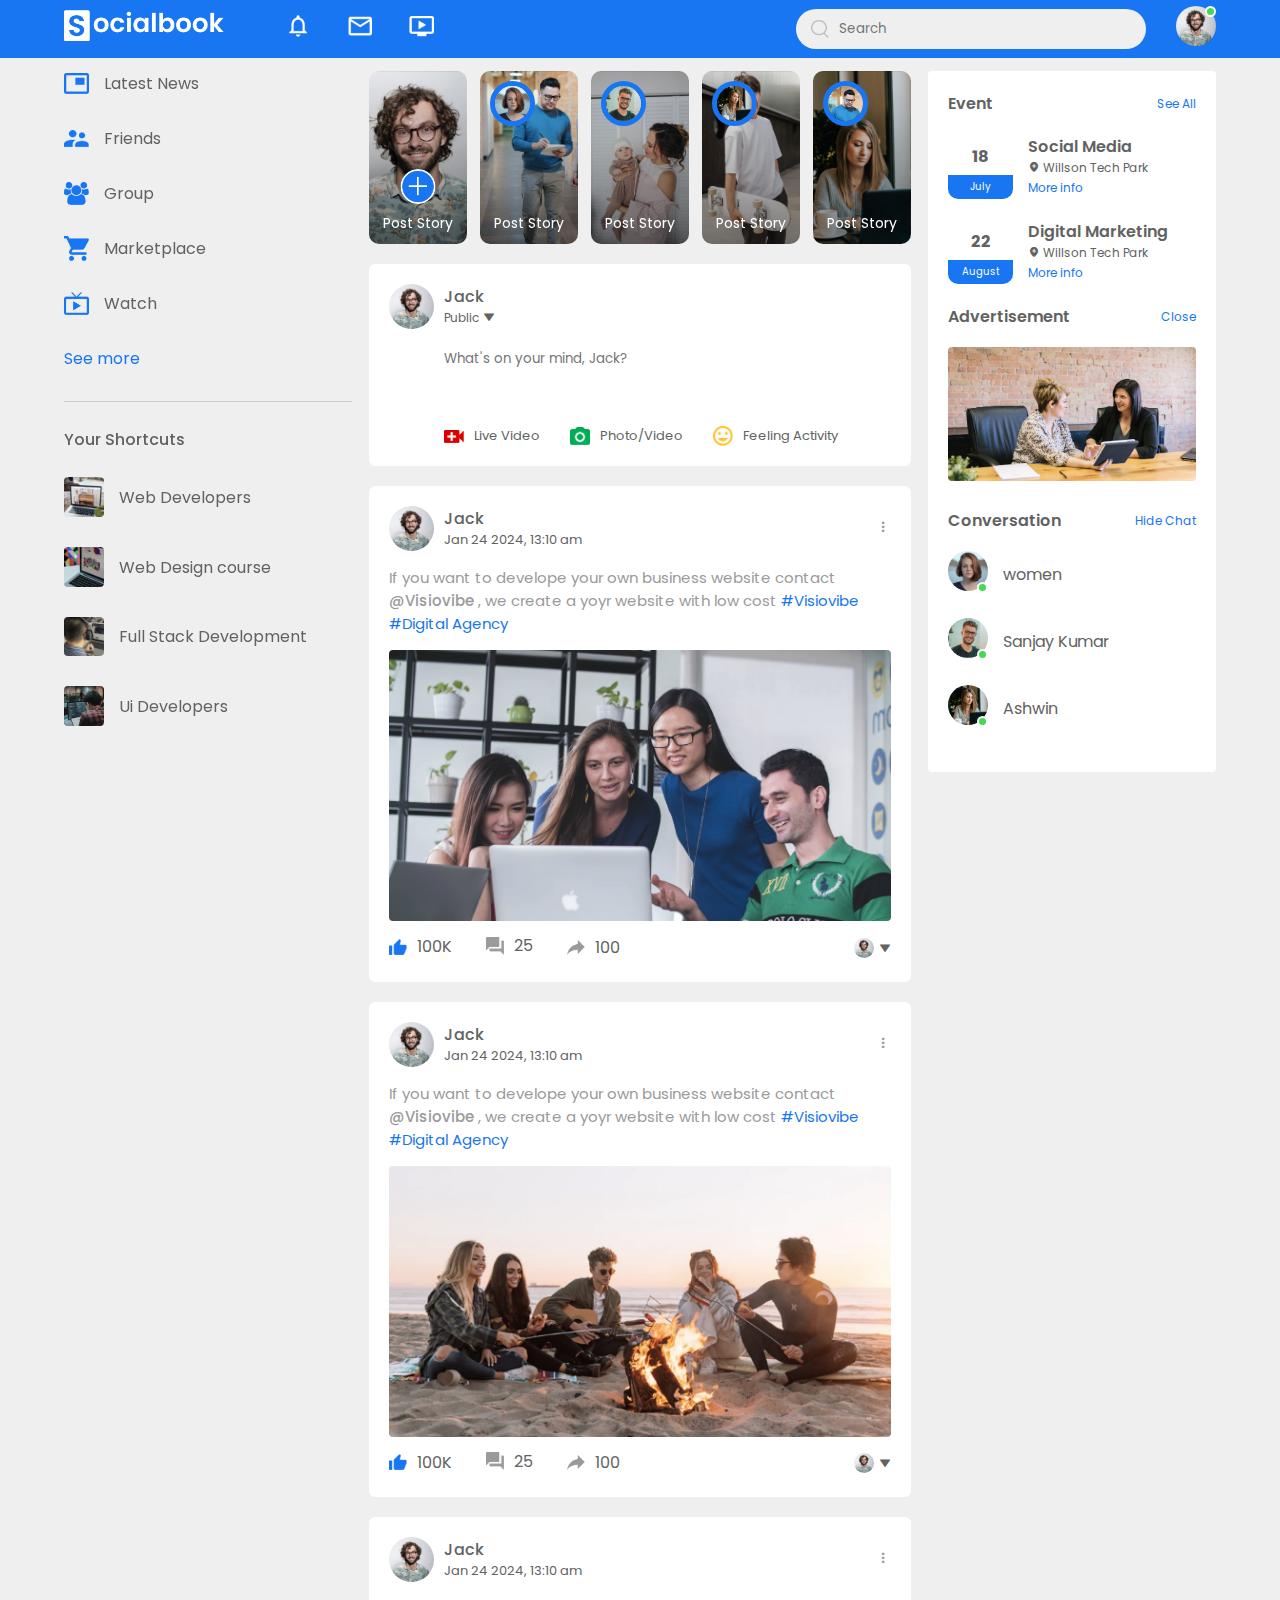
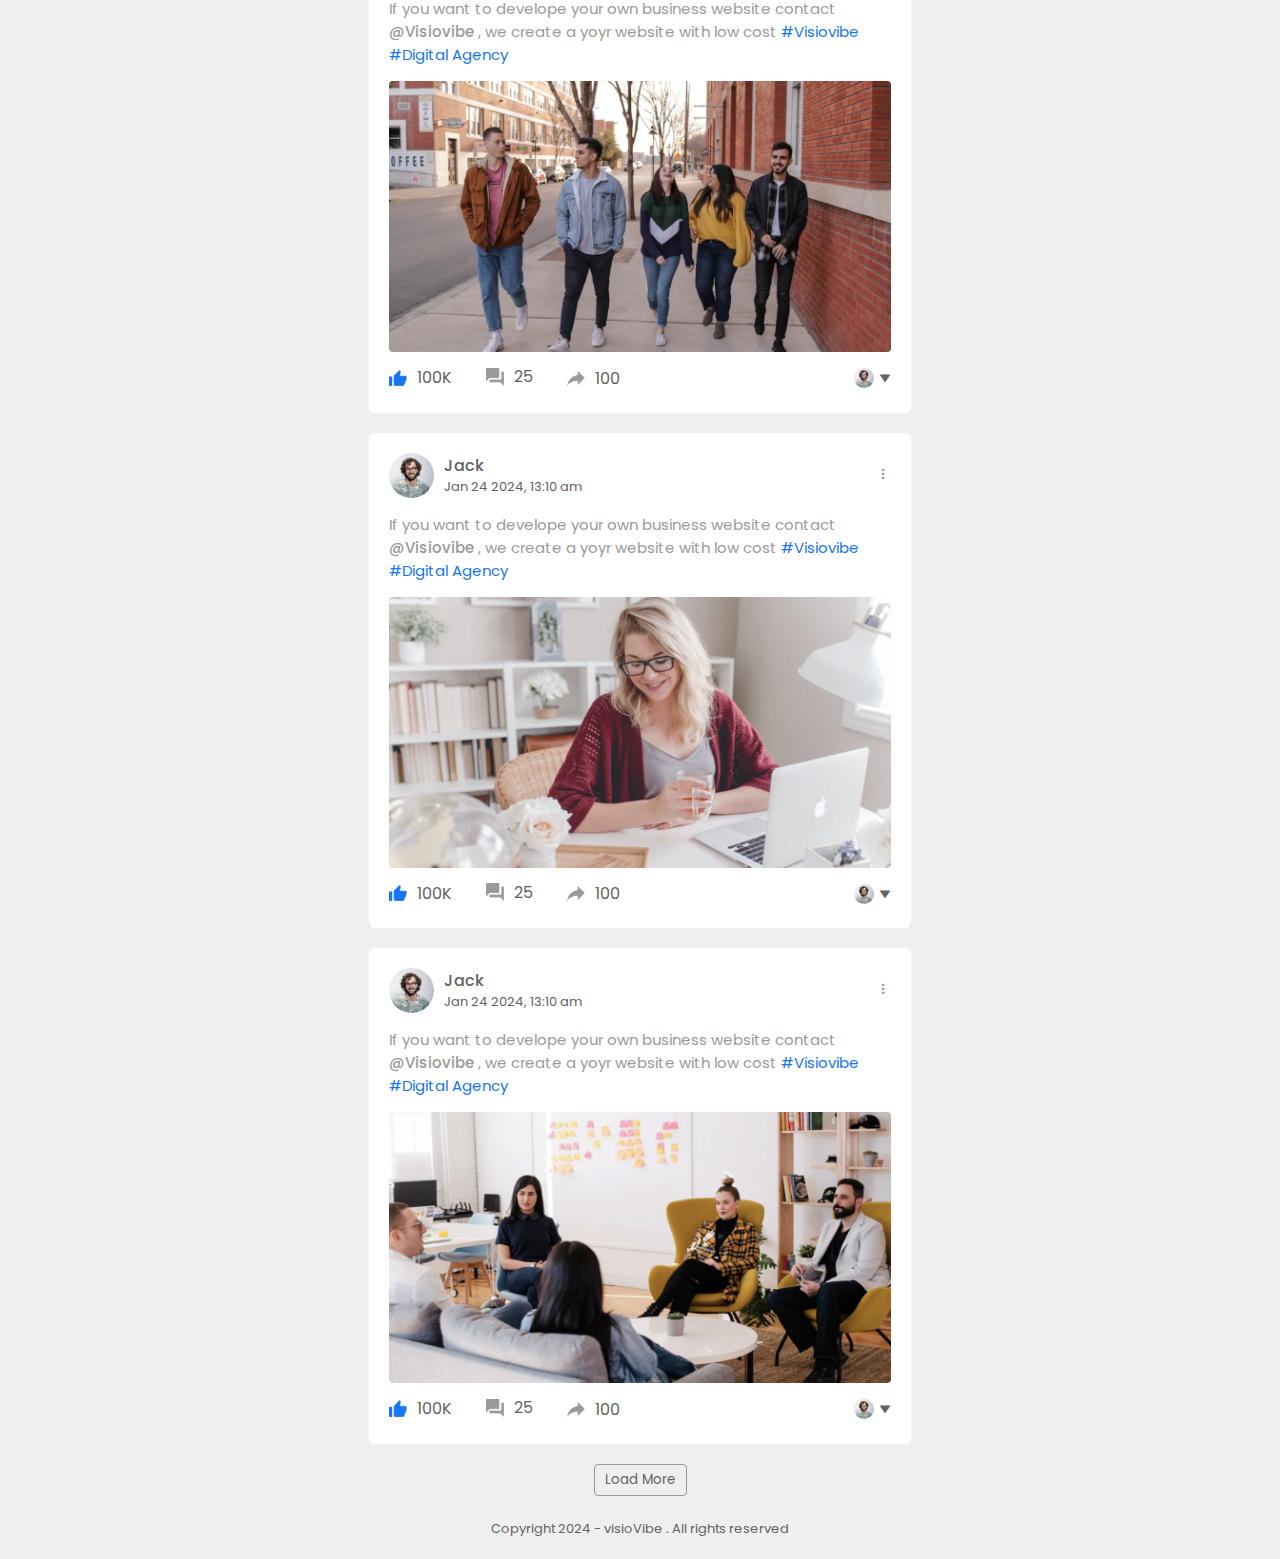
<file: index.html>
<!DOCTYPE html><html lang="en">
  <head>
    <meta charset="UTF-8" />
    <meta
      name="viewport"
      content="width=device-width, initial-scale=1.0" />
    <title>Facebook Clone</title>
    <link
      rel="stylesheet"
      href="style.css" />

    <!--  -->

    <link
      rel="preconnect"
      href="https://fonts.googleapis.com" />
    <link
      rel="preconnect"
      href="https://fonts.gstatic.com"
      crossorigin />
    <link
      href="https://fonts.googleapis.com/css2?family=Poppins:ital,wght@0,100;0,200;0,300;0,400;0,500;0,600;0,700;0,800;0,900;1,100;1,200;1,300;1,400;1,500;1,600;1,700;1,800;1,900&display=swap"
      rel="stylesheet" />

    <!--  -->
    <link
      href="https://unpkg.com/boxicons@2.1.4/css/boxicons.min.css"
      rel="stylesheet" />
    <script
      src="script.js"
      defer></script>
  </head>
  <body>
    <nav>
      <div class="nav-left">
        <a href="index.html">
          <img
            src="./images/logo.png"
            alt="logo image"
            class="logo" />
        </a>
        <ul>
          <li>
            <img
              src="./images/notification.png"
              alt="notification__icon" />
            <img
              src="./images/inbox.png"
              alt="inbox__icon" />
            <img
              src="./images/video.png"
              alt="video__icon" />
          </li>
        </ul>
      </div>
      <div class="nav-right">
        <div class="search-box">
          <img
            src="./images/search.png"
            alt="Search icon" />
          <input
            type="text"
            placeholder="Search" />
        </div>

        <div
          class="nav__user-icon online"
          onclick="settingsMenuToggle()">
          <img
            src="./images/profile-pic.png"
            alt="user icon" />
        </div>
      </div>

      <!-- --------------------------- -->
      <div class="settings-menu">
        <div id="dark-btn">
          <span></span>
        </div>

        <div class="setting-menu-inner">
          <div class="user-profile">
            <img
              src="./images/profile-pic.png"
              alt="user icon" />
            <div>
              <p>Jack</p>
              <a href="./profile.html">See your profile</a>
            </div>
          </div>
          <hr />

          <div class="user-profile">
            <img
              src="./images/feedback.png"
              alt="user icon" />
            <div>
              <p>GIve Feedback</p>
              <a href="#">Help us to improve the new design</a>
            </div>
          </div>
          <hr />

          <div class="setting-links">
            <img
              src="./images/setting.png"
              alt="setting icon"
              class="setting-icon" />
            <a href="#">
              Settings & Privacy
              <img
                src="images/arrow.png"
                width="10px"
                alt="" />
            </a>
          </div>
          <div class="setting-links">
            <img
              src="./images/help.png"
              alt="setting icon"
              class="setting-icon" />
            <a href="#">
              Help & Support
              <img
                src="images/arrow.png"
                width="10px"
                alt="" />
            </a>
          </div>
          <div class="setting-links">
            <img
              src="./images/display.png"
              alt="setting icon"
              class="setting-icon" />
            <a href="#">
              Display & Accessibility
              <img
                src="images/arrow.png"
                width="10px"
                alt="" />
            </a>
          </div>
          <div class="setting-links">
            <img
              src="./images/logout.png"
              alt="setting icon"
              class="setting-icon" />
            <a href="#">
              Logout
              <img
                src="images/arrow.png"
                width="10px"
                alt="" />
            </a>
          </div>
        </div>
      </div>
    </nav>
    <div class="container">
      <!-- -------------------left sidebar ----------------- -->
      <div class="left-sidebar">
        <div class="imp-links">
          <a href="#">
            <img
              src="./images/news.png"
              alt="news image" />

            Latest News
          </a>
          <a href="#">
            <img
              src="./images/friends.png"
              alt="news image" />

            Friends
          </a>
          <a href="#">
            <img
              src="./images/group.png"
              alt="news image" />

            Group
          </a>
          <a href="#">
            <img
              src="./images/marketplace.png"
              alt="news image" />

            Marketplace
          </a>
          <a href="#">
            <img
              src="./images/watch.png"
              alt="news image" />

            Watch
          </a>

          <a href="#">See more</a>
        </div>

        <div class="shortcut-links">
          <p>Your Shortcuts</p>
          <a href="#">
            <img
              src="./images/shortcut-1.png"
              alt="shortcut image" />
            Web Developers
          </a>
          <a href="#">
            <img
              src="./images/shortcut-2.png"
              alt="shortcut image" />
            Web Design course
          </a>
          <a href="#">
            <img
              src="./images/shortcut-3.png"
              alt="shortcut image" />
            Full Stack Development
          </a>
          <a href="#">
            <img
              src="./images/shortcut-4.png"
              alt="shortcut image" />
            Ui Developers
          </a>
        </div>
      </div>
      <!-- -------------------main content ----------------- -->

      <div class="main-content">
        <div class="story-gallery">
          <div class="story story1">
            <img
              src="./images/upload.png"
              alt="upload icon" />
            <p>Post Story</p>
          </div>
          <div class="story story5">
            <img
              src="./images/member-1.png"
              alt="upload icon"
              class="story1" />
            <p>Post Story</p>
          </div>
          <div class="story story2">
            <img
              src="./images/member-2.png"
              alt="upload icon" />
            <p>Post Story</p>
          </div>
          <div class="story story3">
            <img
              src="./images/member-3.png"
              alt="upload icon" />
            <p>Post Story</p>
          </div>
          <div class="story story4">
            <img
              src="./images/member-4.png"
              alt="upload icon" />
            <p>Post Story</p>
          </div>
        </div>

        <div class="write-post-container">
          <div class="user-profile">
            <img
              src="./images/profile-pic.png"
              alt="user icon" />
            <div>
              <p>Jack</p>
              <small>
                Public
                <i class="bx bxs-down-arrow"></i>
              </small>
            </div>
          </div>

          <div class="post-input-container">
            <textarea
              rows="3"
              placeholder="What's on your mind, Jack?"></textarea>
            <div class="add-post-links">
              <a href="#">
                <img
                  src="./images/live-video.png"
                  alt="video icon" />
                Live Video
              </a>
              <a href="#">
                <img
                  src="./images/photo.png"
                  alt="photo/video icon" />
                Photo/Video
              </a>
              <a href="#">
                <img
                  src="./images/feeling.png"
                  alt=" icon" />
                Feeling Activity
              </a>
            </div>
          </div>
        </div>

        <!-- ----------------------------------------------------------------- -->
        <div class="post-container">
          <div class="post-row">
            <div class="user-profile">
              <img
                src="./images/profile-pic.png"
                alt="user icon" />
              <div>
                <p>Jack</p>
                <span>Jan 24 2024, 13:10 am</span>
              </div>
            </div>
            <a href="#"><i class="bx bx-dots-vertical-rounded"></i></a>
          </div>

          <p class="post-text">
            If you want to develope your own business website contact
            <span>@Visiovibe</span>
            , we create a yoyr website with low cost
            <a href="#">#Visiovibe</a>
            <a href="#">#Digital Agency</a>
          </p>
          <img
            src="./images/feed-image-1.png"
            alt="image"
            class="post-img" />
          <div class="post-row">
            <div class="activity-icon">
              <div>
                <img
                  src="images/like-blue.png"
                  alt="like icon" />
                100K
              </div>

              <div>
                <img
                  src="images/comments.png"
                  alt="like icon" />
                25
              </div>
              <div>
                <img
                  src="images/share.png"
                  alt="like icon" />
                100
              </div>
            </div>
            <div class="post-profile-icon">
              <img
                src="images/profile-pic.png"
                alt="profile" />
              <i class="bx bxs-down-arrow"></i>
            </div>
          </div>
        </div>
        <div class="post-container">
          <div class="post-row">
            <div class="user-profile">
              <img
                src="./images/profile-pic.png"
                alt="user icon" />
              <div>
                <p>Jack</p>
                <span>Jan 24 2024, 13:10 am</span>
              </div>
            </div>
            <a href="#"><i class="bx bx-dots-vertical-rounded"></i></a>
          </div>

          <p class="post-text">
            If you want to develope your own business website contact
            <span>@Visiovibe</span>
            , we create a yoyr website with low cost
            <a href="#">#Visiovibe</a>
            <a href="#">#Digital Agency</a>
          </p>
          <img
            src="./images/feed-image-2.png"
            alt="image"
            class="post-img" />
          <div class="post-row">
            <div class="activity-icon">
              <div>
                <img
                  src="images/like-blue.png"
                  alt="like icon" />
                100K
              </div>

              <div>
                <img
                  src="images/comments.png"
                  alt="like icon" />
                25
              </div>
              <div>
                <img
                  src="images/share.png"
                  alt="like icon" />
                100
              </div>
            </div>
            <div class="post-profile-icon">
              <img
                src="images/profile-pic.png"
                alt="profile" />
              <i class="bx bxs-down-arrow"></i>
            </div>
          </div>
        </div>
        <div class="post-container">
          <div class="post-row">
            <div class="user-profile">
              <img
                src="./images/profile-pic.png"
                alt="user icon" />
              <div>
                <p>Jack</p>
                <span>Jan 24 2024, 13:10 am</span>
              </div>
            </div>
            <a href="#"><i class="bx bx-dots-vertical-rounded"></i></a>
          </div>

          <p class="post-text">
            If you want to develope your own business website contact
            <span>@Visiovibe</span>
            , we create a yoyr website with low cost
            <a href="#">#Visiovibe</a>
            <a href="#">#Digital Agency</a>
          </p>
          <img
            src="./images/feed-image-3.png"
            alt="image"
            class="post-img" />
          <div class="post-row">
            <div class="activity-icon">
              <div>
                <img
                  src="images/like-blue.png"
                  alt="like icon" />
                100K
              </div>

              <div>
                <img
                  src="images/comments.png"
                  alt="like icon" />
                25
              </div>
              <div>
                <img
                  src="images/share.png"
                  alt="like icon" />
                100
              </div>
            </div>
            <div class="post-profile-icon">
              <img
                src="images/profile-pic.png"
                alt="profile" />
              <i class="bx bxs-down-arrow"></i>
            </div>
          </div>
        </div>

        <div class="post-container">
          <div class="post-row">
            <div class="user-profile">
              <img
                src="./images/profile-pic.png"
                alt="user icon" />
              <div>
                <p>Jack</p>
                <span>Jan 24 2024, 13:10 am</span>
              </div>
            </div>
            <a href="#"><i class="bx bx-dots-vertical-rounded"></i></a>
          </div>

          <p class="post-text">
            If you want to develope your own business website contact
            <span>@Visiovibe</span>
            , we create a yoyr website with low cost
            <a href="#">#Visiovibe</a>
            <a href="#">#Digital Agency</a>
          </p>
          <img
            src="./images/feed-image-4.png"
            alt="image"
            class="post-img" />
          <div class="post-row">
            <div class="activity-icon">
              <div>
                <img
                  src="images/like-blue.png"
                  alt="like icon" />
                100K
              </div>

              <div>
                <img
                  src="images/comments.png"
                  alt="like icon" />
                25
              </div>
              <div>
                <img
                  src="images/share.png"
                  alt="like icon" />
                100
              </div>
            </div>
            <div class="post-profile-icon">
              <img
                src="images/profile-pic.png"
                alt="profile" />
              <i class="bx bxs-down-arrow"></i>
            </div>
          </div>
        </div>
        <div class="post-container">
          <div class="post-row">
            <div class="user-profile">
              <img
                src="./images/profile-pic.png"
                alt="user icon" />
              <div>
                <p>Jack</p>
                <span>Jan 24 2024, 13:10 am</span>
              </div>
            </div>
            <a href="#"><i class="bx bx-dots-vertical-rounded"></i></a>
          </div>

          <p class="post-text">
            If you want to develope your own business website contact
            <span>@Visiovibe</span>
            , we create a yoyr website with low cost
            <a href="#">#Visiovibe</a>
            <a href="#">#Digital Agency</a>
          </p>
          <img
            src="./images/feed-image-5.png"
            alt="image"
            class="post-img" />
          <div class="post-row">
            <div class="activity-icon">
              <div>
                <img
                  src="images/like-blue.png"
                  alt="like icon" />
                100K
              </div>

              <div>
                <img
                  src="images/comments.png"
                  alt="like icon" />
                25
              </div>
              <div>
                <img
                  src="images/share.png"
                  alt="like icon" />
                100
              </div>
            </div>
            <div class="post-profile-icon">
              <img
                src="images/profile-pic.png"
                alt="profile" />
              <i class="bx bxs-down-arrow"></i>
            </div>
          </div>
        </div>
        <button
          type="button"
          class="load-more">
          Load More
        </button>
      </div>
      <!-- -------------------right sidebar ----------------- -->

      <div class="right-sidebar">
        <div class="sidebar-title">
          <h4>Event</h4>
          <a href="#">See All</a>
        </div>

        <div class="event">
          <div class="left-event">
            <h3>18</h3>
            <span>July</span>
          </div>
          <div class="right-event">
            <h4>Social Media</h4>
            <p>
              <i class="bx bxs-location-plus"></i>
              Willson Tech Park
            </p>

            <a href="#">More info</a>
          </div>
        </div>
        <div class="event">
          <div class="left-event">
            <h3>22</h3>
            <span>August</span>
          </div>
          <div class="right-event">
            <h4>Digital Marketing</h4>
            <p>
              <i class="bx bxs-location-plus"></i>
              Willson Tech Park
            </p>

            <a href="#">More info</a>
          </div>
        </div>

        <div class="sidebar-title">
          <h4>Advertisement</h4>
          <a href="#">Close</a>
        </div>

        <img
          src="./images/advertisement.png"
          alt="Advertisement png"
          class="sidebar-ads" />
        <div class="sidebar-title">
          <h4>Conversation</h4>
          <a href="#">Hide Chat</a>
        </div>

        <div class="online-list">
          <div class="online">
            <img
              src="./images/member-1.png"
              alt="member image" />
          </div>
          <p>women</p>
        </div>
        <div class="online-list">
          <div class="online">
            <img
              src="./images/member-2.png"
              alt="member image" />
          </div>
          <p>Sanjay Kumar</p>
        </div>
        <div class="online-list">
          <div class="online">
            <img
              src="./images/member-3.png"
              alt="member image" />
          </div>
          <p>Ashwin</p>
        </div>
      </div>
    </div>

    <div class="footer">
      <p>Copyright 2024 - visioVibe . All rights reserved</p>
    </div>
  </body>
</html>
</file>
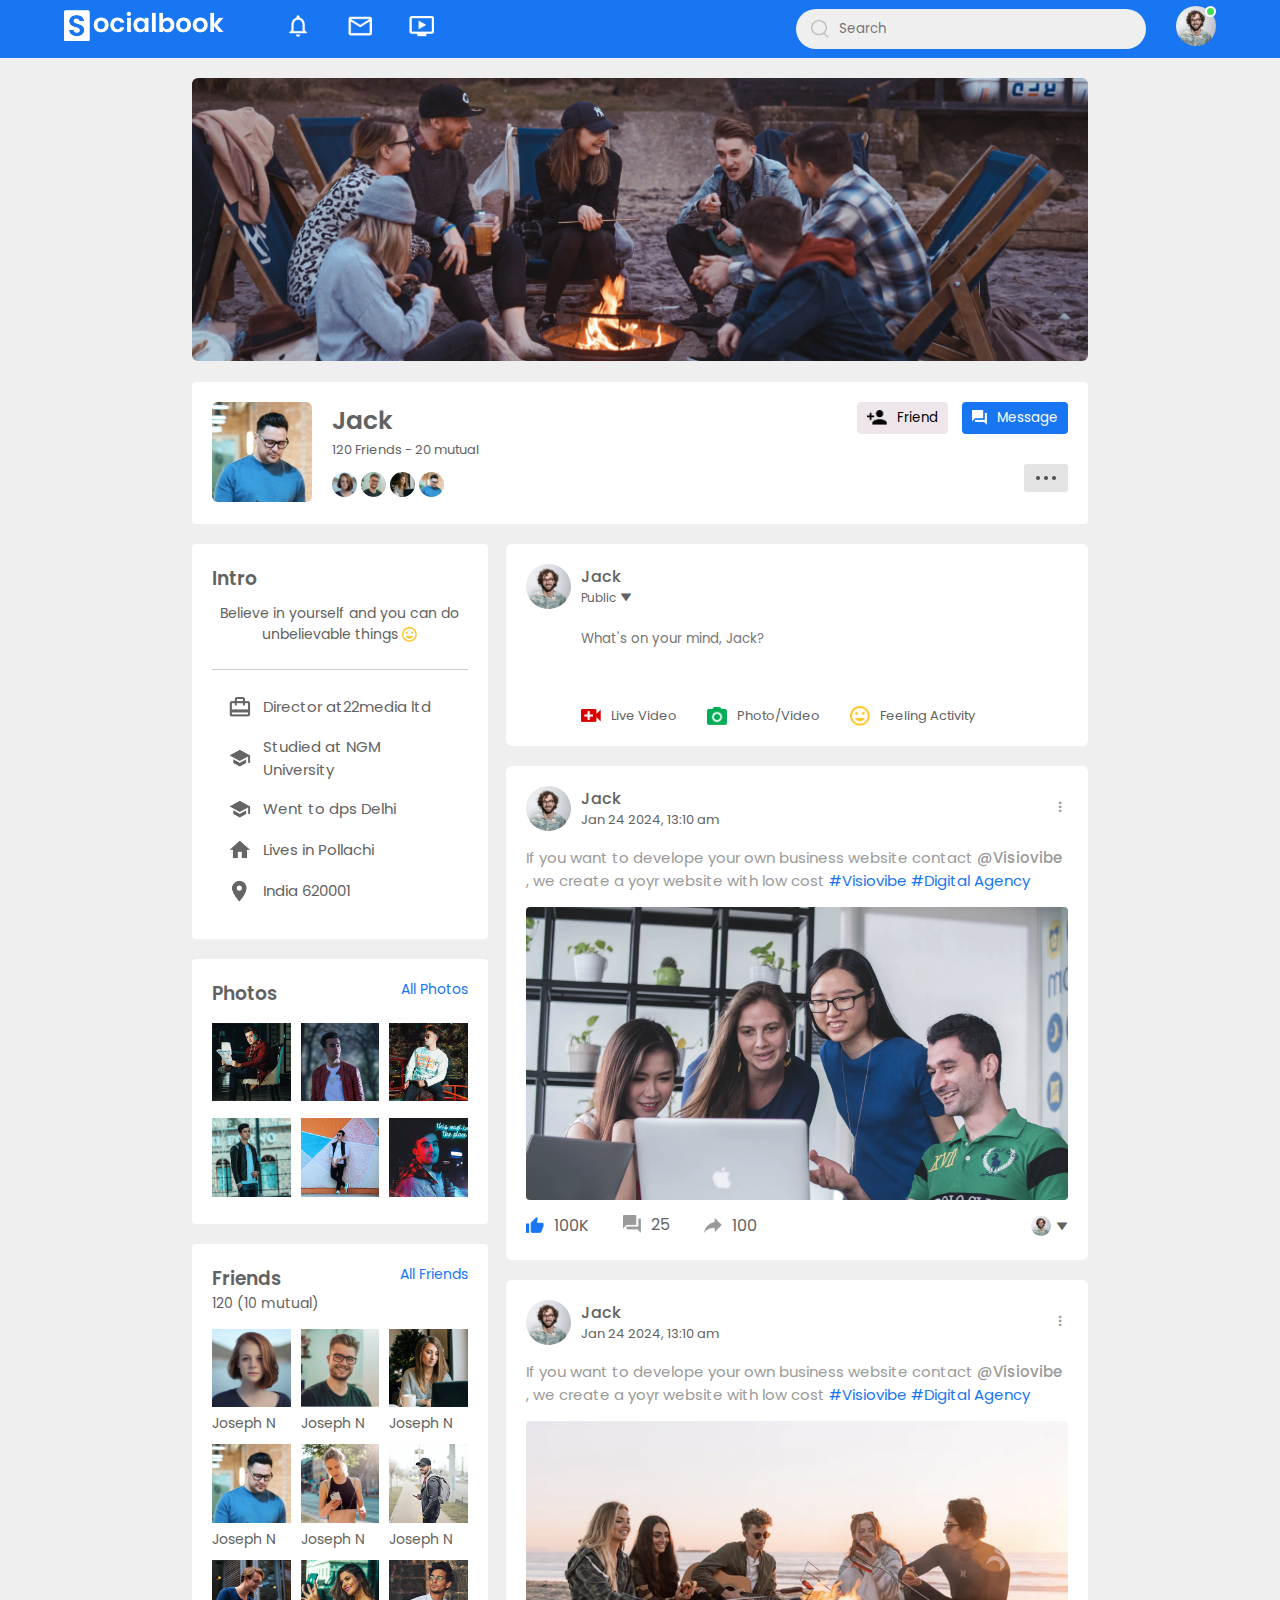
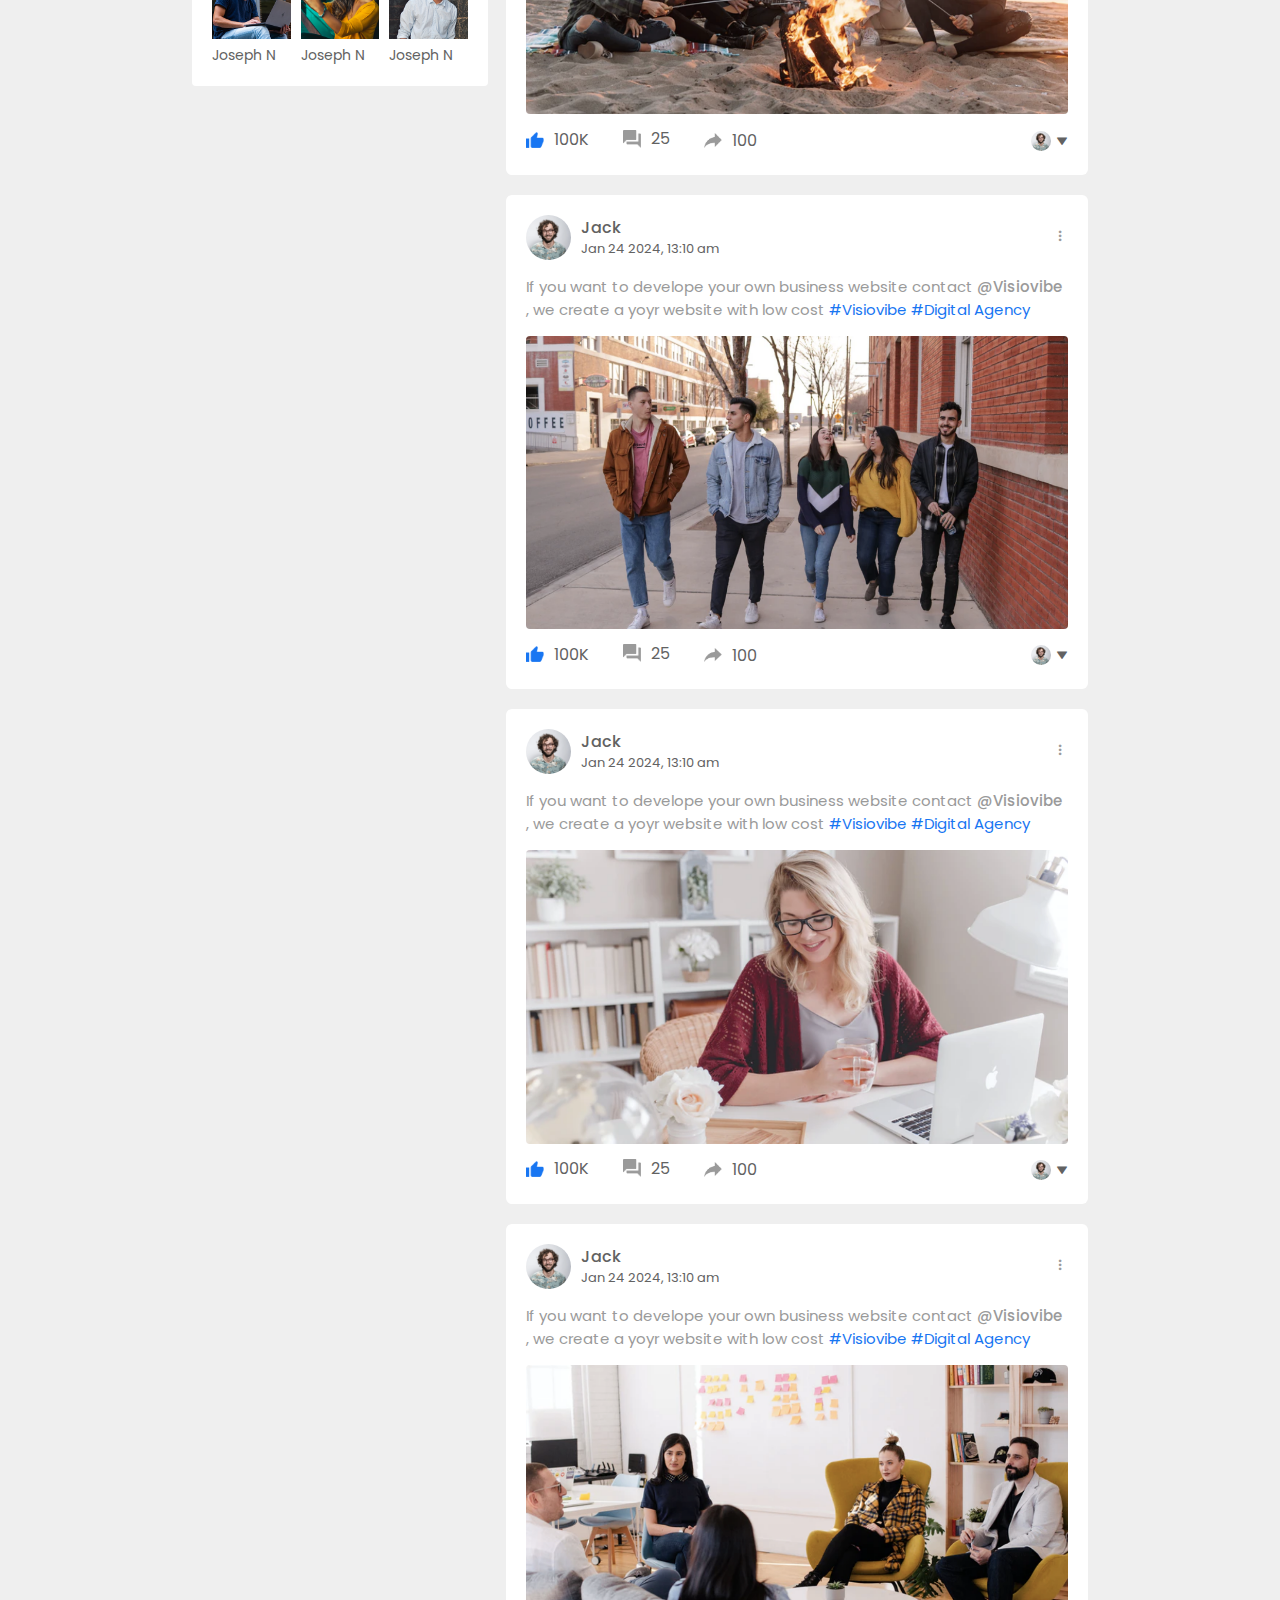
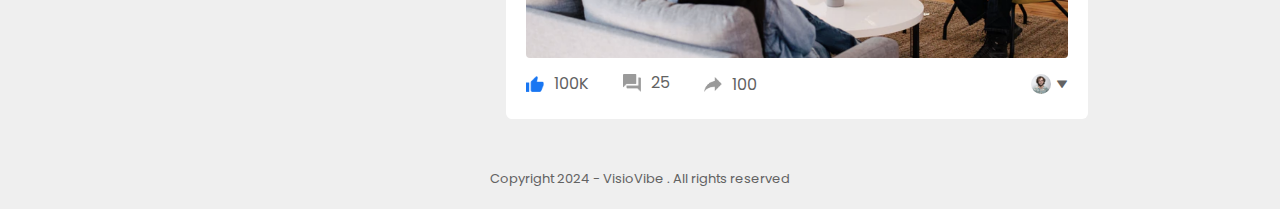
<file: profile.html>
<!DOCTYPE html>
<html lang="en">
  <head>
    <meta charset="UTF-8" />
    <meta
      name="viewport"
      content="width=device-width, initial-scale=1.0" />
    <title>Profile page on facebook clone</title>
    <link
      rel="stylesheet"
      href="style.css" />

    <!--  -->

    <link
      rel="preconnect"
      href="https://fonts.googleapis.com" />
    <link
      rel="preconnect"
      href="https://fonts.gstatic.com"
      crossorigin />
    <link
      href="https://fonts.googleapis.com/css2?family=Poppins:ital,wght@0,100;0,200;0,300;0,400;0,500;0,600;0,700;0,800;0,900;1,100;1,200;1,300;1,400;1,500;1,600;1,700;1,800;1,900&display=swap"
      rel="stylesheet" />

    <!--  -->
    <link
      href="https://unpkg.com/boxicons@2.1.4/css/boxicons.min.css"
      rel="stylesheet" />
    <script
      src="script.js"
      defer></script>
  </head>
  <body>
    <nav>
      <div class="nav-left">
        <a href="index.html">
          <img
            src="./images/logo.png"
            alt="logo image"
            class="logo" />
        </a>
        <ul>
          <li>
            <img
              src="./images/notification.png"
              alt="notification__icon" />
            <img
              src="./images/inbox.png"
              alt="inbox__icon" />
            <img
              src="./images/video.png"
              alt="video__icon" />
          </li>
        </ul>
      </div>
      <div class="nav-right">
        <div class="search-box">
          <img
            src="./images/search.png"
            alt="Search icon" />
          <input
            type="text"
            placeholder="Search" />
        </div>

        <div
          class="nav__user-icon online"
          onclick="settingsMenuToggle()">
          <img
            src="./images/profile-pic.png"
            alt="user icon" />
        </div>
      </div>

      <!-- --------------------------- -->
      <div class="settings-menu">
        <div id="dark-btn">
          <span></span>
        </div>

        <div class="setting-menu-inner">
          <div class="user-profile">
            <img
              src="./images/profile-pic.png"
              alt="user icon" />
            <div>
              <p>Jack</p>
              <a href="./profile.html">See your profile</a>
            </div>
          </div>
          <hr />

          <div class="user-profile">
            <img
              src="./images/feedback.png"
              alt="user icon" />
            <div>
              <p>GIve Feedback</p>
              <a href="#">Help us to improve the new design</a>
            </div>
          </div>
          <hr />

          <div class="setting-links">
            <img
              src="./images/setting.png"
              alt="setting icon"
              class="setting-icon" />
            <a href="#">
              Settings & Privacy
              <img
                src="images/arrow.png"
                width="10px"
                alt="" />
            </a>
          </div>
          <div class="setting-links">
            <img
              src="./images/help.png"
              alt="setting icon"
              class="setting-icon" />
            <a href="#">
              Help & Support
              <img
                src="images/arrow.png"
                width="10px"
                alt="" />
            </a>
          </div>
          <div class="setting-links">
            <img
              src="./images/display.png"
              alt="setting icon"
              class="setting-icon" />
            <a href="#">
              Display & Accessibility
              <img
                src="images/arrow.png"
                width="10px"
                alt="" />
            </a>
          </div>
          <div class="setting-links">
            <img
              src="./images/logout.png"
              alt="setting icon"
              class="setting-icon" />
            <a href="#">
              Logout
              <img
                src="images/arrow.png"
                width="10px"
                alt="" />
            </a>
          </div>
        </div>
      </div>
    </nav>
    <!-- profile page -->
    <div class="profile-container">
      <img
        src="images/cover.png"
        alt="cover image"
        class="cover-img" />
      <div class="profile-details">
        <div class="pd-left">
          <div class="pd-row">
            <img
              src="./images/profile.png"
              alt="profile image"
              class="pd-image" />
            <div>
              <h3>Jack</h3>
              <p>120 Friends - 20 mutual</p>

              <img
                src="images/member-1.png"
                alt="member" />
              <img
                src="images/member-2.png"
                alt="member" />
              <img
                src="images/member-3.png"
                alt="member" />
              <img
                src="images/member-4.png"
                alt="member" />
            </div>
          </div>
        </div>
        <div class="pd-right">
          <button type="button">
            <img
              src="images/add-friends.png"
              alt="icon" />
            Friend
          </button>
          <button type="button">
            <img
              src="images/message.png"
              alt="icon" />
            Message
          </button>
          <br />
          <a href="#">
            <img
              src="images/more.png"
              alt="more icon" />
          </a>
        </div>
      </div>

      <div class="profile-info">
        <div class="info-col">
          <div class="profile-intro">
            <h3>Intro</h3>
            <p class="intro-text">
              Believe in yourself and you can do unbelievable things
              <img
                src="./images/feeling.png"
                alt="image" />
            </p>
            <hr />
            <ul>
              <li>
                <img src="./images/profile-job.png" />
                Director at22media ltd
              </li>
              <li>
                <img src="./images/profile-study.png" />
                Studied at NGM University
              </li>
              <li>
                <img src="./images/profile-study.png" />
                Went to dps Delhi
              </li>
              <li>
                <img src="./images/profile-home.png" />
                Lives in Pollachi
              </li>
              <li>
                <img src="./images/profile-location.png" />
                India 620001
              </li>
            </ul>
          </div>

          <div class="profile-intro">
            <div class="title-box">
              <h3>Photos</h3>
              <a href="#">All Photos</a>
            </div>

            <div class="photo-box">
              <div>
                <img
                  src="./images/photo1.png"
                  alt="photo" />
              </div>
              <div>
                <img
                  src="./images/photo2.png"
                  alt="photo" />
              </div>
              <div>
                <img
                  src="./images/photo3.png"
                  alt="photo" />
              </div>
              <div>
                <img
                  src="./images/photo4.png"
                  alt="photo" />
              </div>
              <div>
                <img
                  src="./images/photo5.png"
                  alt="photo" />
              </div>
              <div>
                <img
                  src="./images/photo6.png"
                  alt="photo" />
              </div>
            </div>
          </div>

          <div class="profile-intro">
            <div class="title-box">
              <h3>Friends</h3>
              <a href="#">All Friends</a>
            </div>
            <p>120 (10 mutual)</p>
            <div class="friends-box">
              <div>
                <img
                  src="./images/member-1.png"
                  alt="photo" />
                <p>Joseph N</p>
              </div>
              <div>
                <img
                  src="./images/member-2.png"
                  alt="photo" />
                <p>Joseph N</p>
              </div>
              <div>
                <img
                  src="./images/member-3.png"
                  alt="photo" />
                <p>Joseph N</p>
              </div>
              <div>
                <img
                  src="./images/member-4.png"
                  alt="photo" />
                <p>Joseph N</p>
              </div>
              <div>
                <img
                  src="./images/member-6.png"
                  alt="photo" />
                <p>Joseph N</p>
              </div>
              <div>
                <img
                  src="./images/member-5.png"
                  alt="photo" />
                <p>Joseph N</p>
              </div>
              <div>
                <img
                  src="./images/member-7.png"
                  alt="photo" />
                <p>Joseph N</p>
              </div>
              <div>
                <img
                  src="./images/member-8.png"
                  alt="photo" />
                <p>Joseph N</p>
              </div>
              <div>
                <img
                  src="./images/member-9.png"
                  alt="photo" />
                <p>Joseph N</p>
              </div>
            </div>
          </div>
        </div>
        <div class="post-col">
          <div class="write-post-container">
            <div class="user-profile">
              <img
                src="./images/profile-pic.png"
                alt="user icon" />
              <div>
                <p>Jack</p>
                <small>
                  Public
                  <i class="bx bxs-down-arrow"></i>
                </small>
              </div>
            </div>

            <div class="post-input-container">
              <textarea
                rows="3"
                placeholder="What's on your mind, Jack?"></textarea>
              <div class="add-post-links">
                <a href="#">
                  <img
                    src="./images/live-video.png"
                    alt="video icon" />
                  Live Video
                </a>
                <a href="#">
                  <img
                    src="./images/photo.png"
                    alt="photo/video icon" />
                  Photo/Video
                </a>
                <a href="#">
                  <img
                    src="./images/feeling.png"
                    alt=" icon" />
                  Feeling Activity
                </a>
              </div>
            </div>
          </div>
          <div class="post-container">
            <div class="post-row">
              <div class="user-profile">
                <img
                  src="./images/profile-pic.png"
                  alt="user icon" />
                <div>
                  <p>Jack</p>
                  <span>Jan 24 2024, 13:10 am</span>
                </div>
              </div>
              <a href="#"><i class="bx bx-dots-vertical-rounded"></i></a>
            </div>

            <p class="post-text">
              If you want to develope your own business website contact
              <span>@Visiovibe</span>
              , we create a yoyr website with low cost
              <a href="#">#Visiovibe</a>
              <a href="#">#Digital Agency</a>
            </p>
            <img
              src="./images/feed-image-1.png"
              alt="image"
              class="post-img" />
            <div class="post-row">
              <div class="activity-icon">
                <div>
                  <img
                    src="images/like-blue.png"
                    alt="like icon" />
                  100K
                </div>

                <div>
                  <img
                    src="images/comments.png"
                    alt="like icon" />
                  25
                </div>
                <div>
                  <img
                    src="images/share.png"
                    alt="like icon" />
                  100
                </div>
              </div>
              <div class="post-profile-icon">
                <img
                  src="images/profile-pic.png"
                  alt="profile" />
                <i class="bx bxs-down-arrow"></i>
              </div>
            </div>
          </div>
          <div class="post-container">
            <div class="post-row">
              <div class="user-profile">
                <img
                  src="./images/profile-pic.png"
                  alt="user icon" />
                <div>
                  <p>Jack</p>
                  <span>Jan 24 2024, 13:10 am</span>
                </div>
              </div>
              <a href="#"><i class="bx bx-dots-vertical-rounded"></i></a>
            </div>

            <p class="post-text">
              If you want to develope your own business website contact
              <span>@Visiovibe</span>
              , we create a yoyr website with low cost
              <a href="#">#Visiovibe</a>
              <a href="#">#Digital Agency</a>
            </p>
            <img
              src="./images/feed-image-2.png"
              alt="image"
              class="post-img" />
            <div class="post-row">
              <div class="activity-icon">
                <div>
                  <img
                    src="images/like-blue.png"
                    alt="like icon" />
                  100K
                </div>

                <div>
                  <img
                    src="images/comments.png"
                    alt="like icon" />
                  25
                </div>
                <div>
                  <img
                    src="images/share.png"
                    alt="like icon" />
                  100
                </div>
              </div>
              <div class="post-profile-icon">
                <img
                  src="images/profile-pic.png"
                  alt="profile" />
                <i class="bx bxs-down-arrow"></i>
              </div>
            </div>
          </div>
          <div class="post-container">
            <div class="post-row">
              <div class="user-profile">
                <img
                  src="./images/profile-pic.png"
                  alt="user icon" />
                <div>
                  <p>Jack</p>
                  <span>Jan 24 2024, 13:10 am</span>
                </div>
              </div>
              <a href="#"><i class="bx bx-dots-vertical-rounded"></i></a>
            </div>

            <p class="post-text">
              If you want to develope your own business website contact
              <span>@Visiovibe</span>
              , we create a yoyr website with low cost
              <a href="#">#Visiovibe</a>
              <a href="#">#Digital Agency</a>
            </p>
            <img
              src="./images/feed-image-3.png"
              alt="image"
              class="post-img" />
            <div class="post-row">
              <div class="activity-icon">
                <div>
                  <img
                    src="images/like-blue.png"
                    alt="like icon" />
                  100K
                </div>

                <div>
                  <img
                    src="images/comments.png"
                    alt="like icon" />
                  25
                </div>
                <div>
                  <img
                    src="images/share.png"
                    alt="like icon" />
                  100
                </div>
              </div>
              <div class="post-profile-icon">
                <img
                  src="images/profile-pic.png"
                  alt="profile" />
                <i class="bx bxs-down-arrow"></i>
              </div>
            </div>
          </div>

          <div class="post-container">
            <div class="post-row">
              <div class="user-profile">
                <img
                  src="./images/profile-pic.png"
                  alt="user icon" />
                <div>
                  <p>Jack</p>
                  <span>Jan 24 2024, 13:10 am</span>
                </div>
              </div>
              <a href="#"><i class="bx bx-dots-vertical-rounded"></i></a>
            </div>

            <p class="post-text">
              If you want to develope your own business website contact
              <span>@Visiovibe</span>
              , we create a yoyr website with low cost
              <a href="#">#Visiovibe</a>
              <a href="#">#Digital Agency</a>
            </p>
            <img
              src="./images/feed-image-4.png"
              alt="image"
              class="post-img" />
            <div class="post-row">
              <div class="activity-icon">
                <div>
                  <img
                    src="images/like-blue.png"
                    alt="like icon" />
                  100K
                </div>

                <div>
                  <img
                    src="images/comments.png"
                    alt="like icon" />
                  25
                </div>
                <div>
                  <img
                    src="images/share.png"
                    alt="like icon" />
                  100
                </div>
              </div>
              <div class="post-profile-icon">
                <img
                  src="images/profile-pic.png"
                  alt="profile" />
                <i class="bx bxs-down-arrow"></i>
              </div>
            </div>
          </div>
          <div class="post-container">
            <div class="post-row">
              <div class="user-profile">
                <img
                  src="./images/profile-pic.png"
                  alt="user icon" />
                <div>
                  <p>Jack</p>
                  <span>Jan 24 2024, 13:10 am</span>
                </div>
              </div>
              <a href="#"><i class="bx bx-dots-vertical-rounded"></i></a>
            </div>

            <p class="post-text">
              If you want to develope your own business website contact
              <span>@Visiovibe</span>
              , we create a yoyr website with low cost
              <a href="#">#Visiovibe</a>
              <a href="#">#Digital Agency</a>
            </p>
            <img
              src="./images/feed-image-5.png"
              alt="image"
              class="post-img" />
            <div class="post-row">
              <div class="activity-icon">
                <div>
                  <img
                    src="images/like-blue.png"
                    alt="like icon" />
                  100K
                </div>

                <div>
                  <img
                    src="images/comments.png"
                    alt="like icon" />
                  25
                </div>
                <div>
                  <img
                    src="images/share.png"
                    alt="like icon" />
                  100
                </div>
              </div>
              <div class="post-profile-icon">
                <img
                  src="images/profile-pic.png"
                  alt="profile" />
                <i class="bx bxs-down-arrow"></i>
              </div>
            </div>
          </div>
        </div>
      </div>
    </div>

    <div class="footer">
      <p>Copyright 2024 - VisioVibe . All rights reserved</p>
    </div>
  </body>
</html>
</file>
<file: style.css>
* {
  margin: 0;
  padding: 0;
  box-sizing: border-box;
  font-family: 'Poppins', sans-serif;
}

:root {
  --body-color: #efefef;
  --nav-color: #1876f2;
  --bg-color: #fff;
}

.dark-theme {
  --body-color: #0a0a0a;
  --nav-color: #000;
  --bg-color: #161515;
}
body {
  background: var(--body-color);
  transition: background 0.3s;
}
nav {
  display: flex;
  align-items: center;
  justify-content: space-between;

  background: var(--nav-color);
  padding: 5px 5%;
  position: sticky;
  top: 0;
  z-index: 100;
}

.logo {
  width: 160px;
  margin-right: 45px;
}

.nav-left {
  display: flex;
  align-items: center;
}

.nav-left ul li {
  list-style: none;
  display: inline-block;
}

.nav-left ul li img {
  width: 28px;
  margin: 0 15px;
  cursor: pointer;
}

.nav-right {
  display: flex;
  align-items: center;
}
.nav__user-icon {
  margin-left: 30px;
}

.nav__user-icon img {
  width: 40px;
  border-radius: 50%;
  cursor: pointer;
}

.search-box {
  background: #efefef;
  width: 350px;
  border-radius: 20px;
  display: flex;
  align-items: center;
  padding: 0 15px;
}

.search-box img {
  width: 18px;
}

.search-box input {
  background: transparent;
  width: 100%;
  padding: 10px;
  outline: none;
  border: 0;
}

.online {
  position: relative;
}
.online::after {
  content: '';
  width: 7px;
  height: 7px;
  border-radius: 50%;
  border: 2px solid #fff;
  background: #41db51;

  position: absolute;
  top: 0;
  right: 0;
}

/* ============================= main ======================= */
.container {
  display: flex;
  justify-content: space-between;
  padding: 13px 5%;
}
.left-sidebar {
  /* background: #cbdffa; */
  flex-basis: 25%;
  position: sticky;
  top: 70px;
  align-self: flex-start;
  /* height: 100vh; */
}
.right-sidebar {
  background: var(--bg-color);
  padding: 20px;
  border-radius: 4px;
  color: #626262;
  position: sticky;
  top: 70px;
  align-self: flex-start;
  flex-basis: 25%;
  /* height: 100vh; */
}

.main-content {
  flex-basis: 47%;
}

/*  */

.imp-links a,
.shortcut-links a {
  text-decoration: none;
  display: flex;
  align-items: center;
  margin-bottom: 30px;
  color: #626262;
  width: fit-content;
}
.imp-links a img {
  width: 25px;
  margin-right: 15px;
}

.imp-links a:last-child {
  color: #1876f2;
}
.imp-links {
  border-bottom: 1px solid #ccc;
}

.shortcut-links a img {
  width: 40px;
  border-radius: 4px;
  margin-right: 15px;
}

.shortcut-links p {
  margin: 25px 0;
  color: #626262;
  font-weight: 500;
}

/*  */
.sidebar-title {
  display: flex;
  align-items: center;
  justify-content: space-between;
  margin-bottom: 18px;
}
.right-sidebar h4 {
  font-weight: 600;
  font-size: 16px;
}
.sidebar-title a {
  text-decoration: none;
  color: #1876f2;
  font-size: 12px;
}

/*  */

.event {
  display: flex;
  font-size: 14px;
  margin-bottom: 20px;
}
.left-event {
  border-radius: 10px;
  height: 65px;
  width: 65px;
  margin-right: 15px;
  padding-top: 10px;
  text-align: center;
  position: relative;
  overflow: hidden;
  box-shadow: 0 0 10x rgba(0, 0, 0, 0.1);
}

.event p {
  font-size: 12px;
}
.event a {
  font-size: 12px;
  text-decoration: none;
  color: #1876f2;
}

.left-event span {
  position: absolute;
  bottom: 0;
  left: 0;
  width: 100%;
  background: #1876f2;
  color: white;
  font-size: 10px;
  padding: 4px 0;
}
.sidebar-ads {
  width: 100%;
  margin-bottom: 20px;
  border-radius: 4px;
}

/*  */
.online-list {
  display: flex;
  align-items: center;
  margin-bottom: 20px;
}
.online-list .online img {
  width: 40px;
  border-radius: 50%;
}
.online-list .online {
  width: 40px;
  border-radius: 50%;
  margin-right: 15px;
}

.online-list .online:after {
  top: unset;
  bottom: 5px;
}

/*  */
.story-gallery {
  display: flex;
  justify-content: space-between;
  margin-bottom: 20px;
}
.story {
  flex-basis: 18%;
  padding-top: 32%;
  position: relative;

  background-position: center;
  background-size: cover;
  border-radius: 10px;
  cursor: pointer;
}
.story img {
  position: absolute;
  width: 45px;
  border-radius: 50%;
  top: 10px;
  left: 10px;
  border: 5px solid #1876f2;
}

.story p {
  position: absolute;
  bottom: 10px;
  width: 100%;
  text-align: center;
  color: #fff;
  font-size: 14px;
}

.story1 {
  background-image: linear-gradient(transparent, rgba(0, 0, 0, 0.5)),
    url('./images/status-1.png');
}
.story2 {
  background-image: linear-gradient(transparent, rgba(0, 0, 0, 0.5)),
    url('./images/status-2.png');
}
.story3 {
  background-image: linear-gradient(transparent, rgba(0, 0, 0, 0.5)),
    url('./images/status-3.png');
}
.story4 {
  background-image: linear-gradient(transparent, rgba(0, 0, 0, 0.5)),
    url('./images/status-4.png');
}
.story5 {
  background-image: linear-gradient(transparent, rgba(0, 0, 0, 0.5)),
    url('./images/status-5.png');
}

.story.story1 img {
  top: unset;
  left: 50%;
  bottom: 40px;
  transform: translateX(-50%);
  border: 0;
  width: 35px;
}

/*  */
.write-post-container {
  width: 100%;
  background: var(--bg-color);
  border-radius: 6px;
  padding: 20px;
  color: #626262;
}
.user-profile {
  display: flex;
  align-items: center;
}
.user-profile img {
  width: 45px;
  border-radius: 50%;
  margin-right: 10px;
}
.user-profile p {
  margin-bottom: -5px;
  font-weight: 500;
  color: #626262;
}
.user-profile small {
  font-size: 12px;
  cursor: pointer;
}
.post-input-container {
  padding-left: 55px;
  padding-top: 20px;
}
.post-input-container textarea {
  width: 100%;
  outline: 0;
  border-bottom: 1px solid #9b9b9b;
  background: transparent;
  border: 0;
  resize: none;
}
.add-post-links {
  display: flex;
  margin-top: 10px;
}
.add-post-links a {
  text-decoration: none;
  display: flex;

  color: #626262;
  margin-right: 30px;
  font-size: 13px;
  align-items: center;
}

.add-post-links a img {
  width: 20px;
  margin-right: 10px;
}
.post-container {
  width: 100%;
  background: var(--bg-color);
  border-radius: 6px;
  padding: 20px;
  color: #626262;
  margin: 20px 0;
}

.user-profile span {
  font-size: 13px;
  color: #626262;
}

.post-text {
  color: #9a9a9a;
  margin: 15px 0;
  font-size: 15px;
}
.post-text span {
  color-scheme: #626262;
  font-weight: 500;
}
.post-text a {
  color: #1876f2;
  text-decoration: none;
}
.post-img {
  width: 100%;
  border-radius: 4px;
  margin-bottom: 5px;
}

.post-row {
  display: flex;
  align-items: center;
  justify-content: space-between;
}
.activity-icon div img {
  width: 18px;
  margin-right: 10px;
}
.activity-icon div {
  display: inline-flex;
  align-items: center;
  margin-right: 30px;
}
.post-profile-icon {
  display: flex;
  align-items: center;
  font-size: 12px;
}
.post-profile-icon img {
  width: 20px;
  border-radius: 50%;
  margin-right: 5px;
}

.post-row a {
  color: #9a9a9a;
}

.load-more {
  display: block;
  margin: auto;
  cursor: pointer;
  padding: 5px 10px;
  border: 1px solid #9a9a9a;
  color: #626262;
  background: transparent;
  border-radius: 4px;
}

.footer {
  text-align: center;
  color: #626262;
  padding: 10px 0 20px;
  font-size: 13px;
}

.settings-menu {
  position: absolute;

  width: 90%;
  max-width: 350px;
  /* height: 500px; */
  background: var(--bg-color);
  box-shadow: 0 0 10px rgba(0, 0, 0, 0.4);
  border-radius: 4px;
  overflow: hidden;
  top: 108%;
  right: 5%;
  max-height: 0;
  transition: max-height 0.3s ease;
}

.setting-menu-height {
  max-height: 450px;
}
.user-profile a {
  font-size: 12px;
  color: #1876f2;
  text-decoration: none;
}

.setting-menu-inner {
  padding: 20px;
}

.settings-menu hr {
  border: 0;
  height: 1px;
  background: #9a9a9a;
  margin: 15px 0;
}

.setting-links {
  display: flex;
  align-items: center;
  margin: 15px 0;
}
.setting-links .setting-icon {
  width: 38px;
  margin-right: 10px;
  border-radius: 50%;
}

.setting-links a {
  display: flex;
  flex: 1;
  align-items: center;
  justify-content: space-between;
  text-decoration: none;
  color: #626262;
}

#dark-btn {
  position: absolute;
  top: 25px;
  right: 20px;
  background: #ccc;
  width: 45px;
  border-radius: 15px;
  padding: 2px 3px;
  cursor: pointer;
  display: flex;
  transition: padding-left 0.5s background 0.5s;
}

#dark-btn span {
  width: 18px;
  height: 18px;
  background: #fff;
  border-radius: 50%;
  display: inline-block;
}

#dark-btn.dark-btn-on {
  padding-left: 23px;
  background: #ccc;
}

/*  profile-container */

.profile-container {
  padding: 20px 15%;
  color: #626262;
}

.cover-img {
  width: 100%;
  border-radius: 6px;
  margin-bottom: 14px;
}

.profile-details {
  background: var(--bg-color);
  padding: 20px;
  border-radius: 4px;
  display: flex;
  align-items: flex-start;
  justify-content: space-between;
}

.pd-row {
  display: flex;
  align-items: flex-start;
}
.pd-image {
  width: 100px;
  margin-right: 20px;
  border-radius: 6px;
}

.pd-row div h3 {
  font-size: 25px;
  font-weight: 600;
}
.pd-row div p {
  font-size: 13px;
}

.pd-row div img {
  width: 25px;
  border-radius: 50%;
  margin-top: 12px;
}

.pd-right button {
  background: #1876f2;
  border: 0;
  outline: 0;
  padding: 6px 10px;
  display: inline-flex;
  align-items: center;
  color: #fff;
  border-radius: 4px;
  margin-left: 10px;
  cursor: pointer;
}

.pd-right button img {
  height: 15px;
  margin-right: 10px;
}

.pd-right button:first-child {
  background: #efe6eb;
  color: #000;
}

.pd-right {
  text-align: right;
}

.pd-right a {
  background: #e4e4e4;
  border-radius: 3px;
  padding: 12px;
  display: inline-flex;
  margin-top: 30px;
}
.pd-right a img {
  width: 20px;
}

.profile-info {
  display: flex;
  align-items: flex-start;
  margin-top: 20px;
  justify-content: space-between;
}
.info-col {
  flex-basis: 33%;
}
.post-col {
  flex-basis: 65%;
}

.profile-intro {
  background: var(--bg-color);
  padding: 20px;
  margin-bottom: 20px;
  border-radius: 4px;
}

.profile-intro h3 {
  font-weight: 600;
}
.intro-text {
  text-align: center;
  margin: 10px 0;
  font-size: 15px;
}

.intro-text img {
  width: 15px;
  margin-bottom: -3px;
}

.profile-intro hr {
  border: 0;
  height: 1px;
  background: #ccc;
  margin: 24px 0;
}

.profile-info ul li {
  list-style: none;
  font-size: 15px;
  margin: 15px;
  display: flex;
  align-items: center;
}

.profile-info ul li img {
  width: 26px;
  margin-right: 10px;
}

.title-box {
  display: flex;
  align-content: center;
  justify-content: space-between;
}

.title-box a {
  text-decoration: none;
  color: #1876f2;
  font-size: 14px;
}

.photo-box {
  display: grid;
  grid-template-columns: repeat(3, auto);
  grid-gap: 10px;
  margin-top: 15px;
}
.photo-box div img {
  width: 100%;
  cursor: pointer;
}

.profile-intro p {
  font-size: 14px;
}

.friends-box {
  display: grid;
  grid-template-columns: repeat(3, auto);
  grid-gap: 10px;
  margin-top: 15px;
}
.friends-box div img {
  width: 100%;
  cursor: pointer;
  padding-bottom: 20px;
}

.friends-box div {
  position: relative;
}

.friends-box p {
  position: absolute;
  bottom: 0;
  left: 0;
}

/* ?-------------- media ----------------------------*/

@media (max-width: 900px) {
  .right-sidebar {
    display: none;
  }
  .left-sidebar {
    display: none;
  }
  nav {
    flex-wrap: wrap;
  }
  .search-box {
    display: none;
  }
  .logo {
    width: 110px;
    margin-right: 20px;
  }
  .nav-left ul li img {
    width: 20px;
    margin: 0 8px;
  }
  .nav__user-icon img {
    width: 30px;
  }
  .nav__user-icon {
    margin-left: 0;
  }
  .add-post-links {
    flex-wrap: wrap;
  }
  .main-content {
    flex-basis: 100%;
  }
  .story img {
    width: 30px;
    border-radius: 30px;
  }
  .story p {
    font-size: 10px;
  }
  .story.story1 img {
    width: 25px;
    bottom: 30px;
  }
  .add-post-links a {
    margin-right: 12px;
    font-size: 9px;
  }
  .add-post-links a img {
    width: 16px;
    margin-right: 5px;
  }
  .post-input-container {
    padding-left: 0;
  }

  /* !             profile  page  */

  .profile-container {
    padding: 20px 5%;
  }
  .profile-details {
    flex-wrap: wrap;
  }
  .pd-right {
    text-align: left;
    margin-top: 15px;
  }
  .pd-right button {
    margin-left: 0;
    margin-right: 10px;
  }

  .pd-row div h3 {
    font-size: 16px;
  }
  .profile-info {
    flex-wrap: wrap;
  }
  .info-col,
  .post-col {
    flex-basis: 100%;
  }
}
</file>
